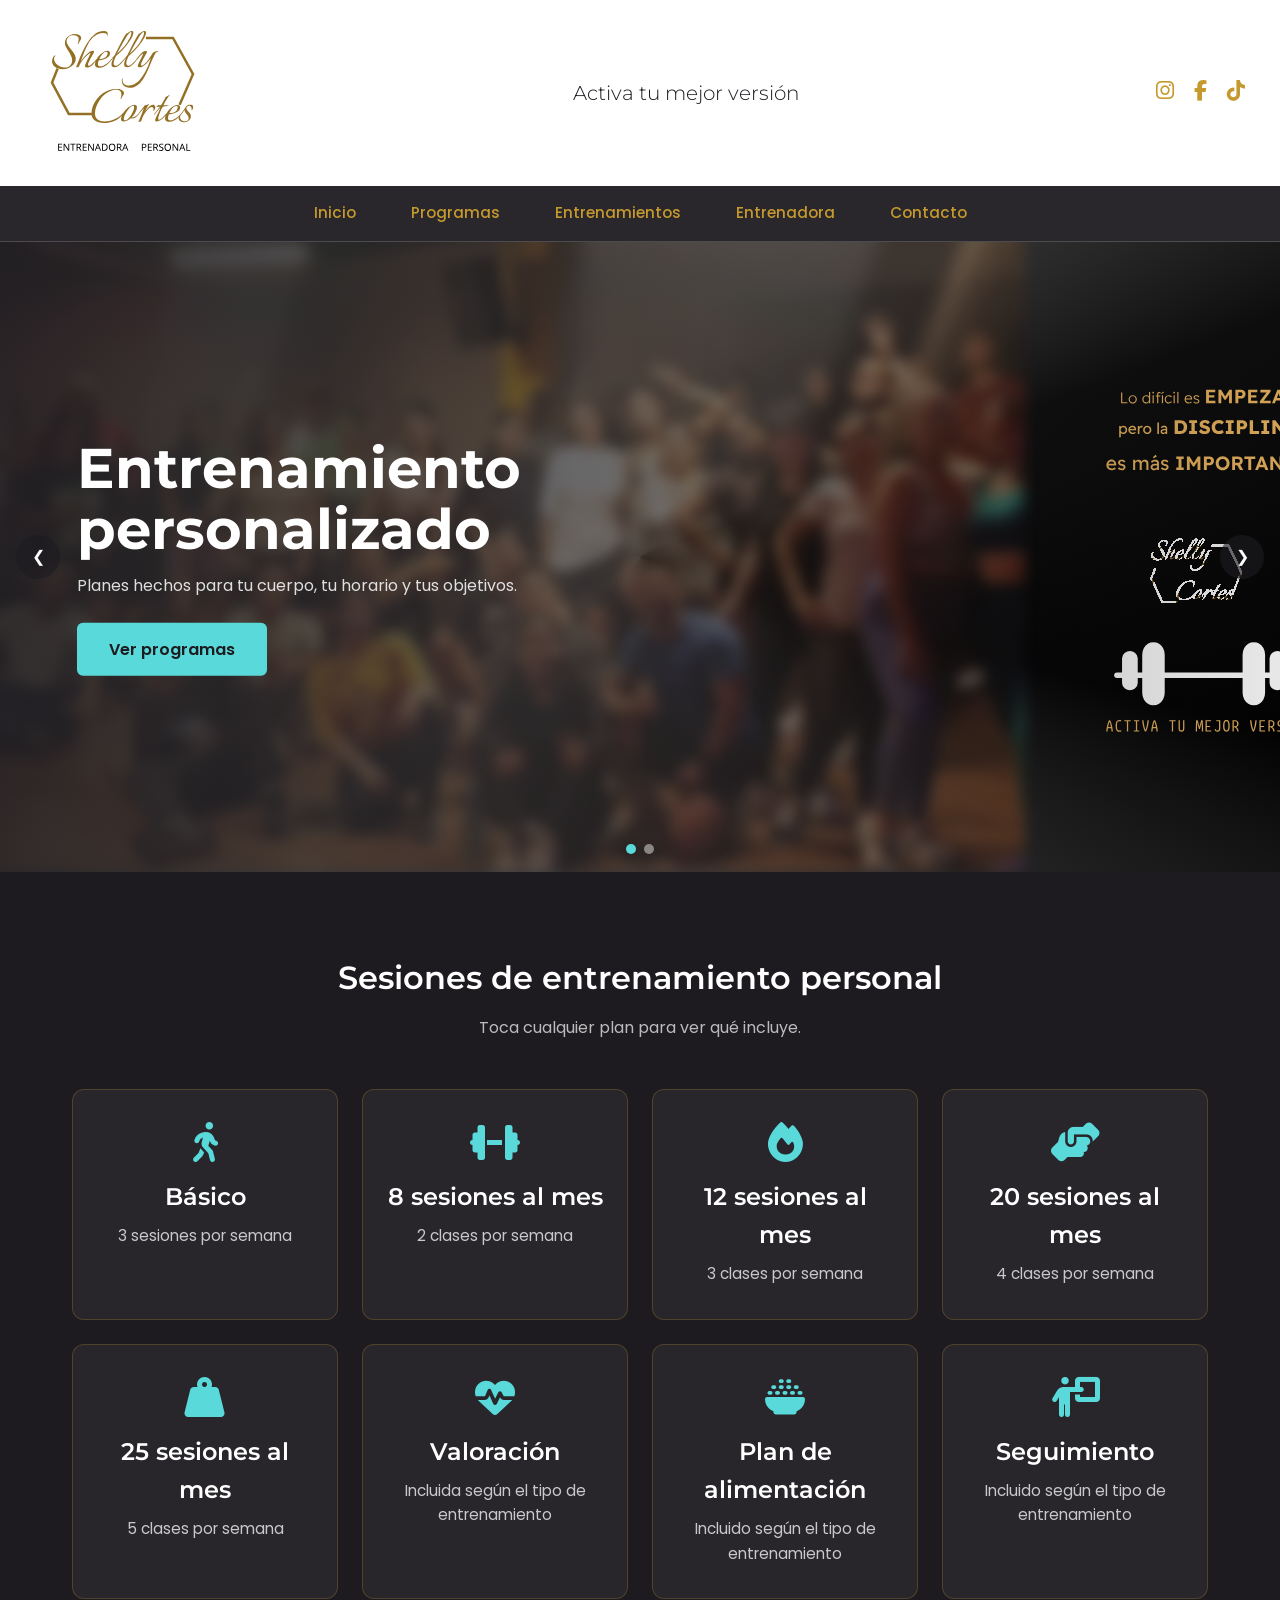
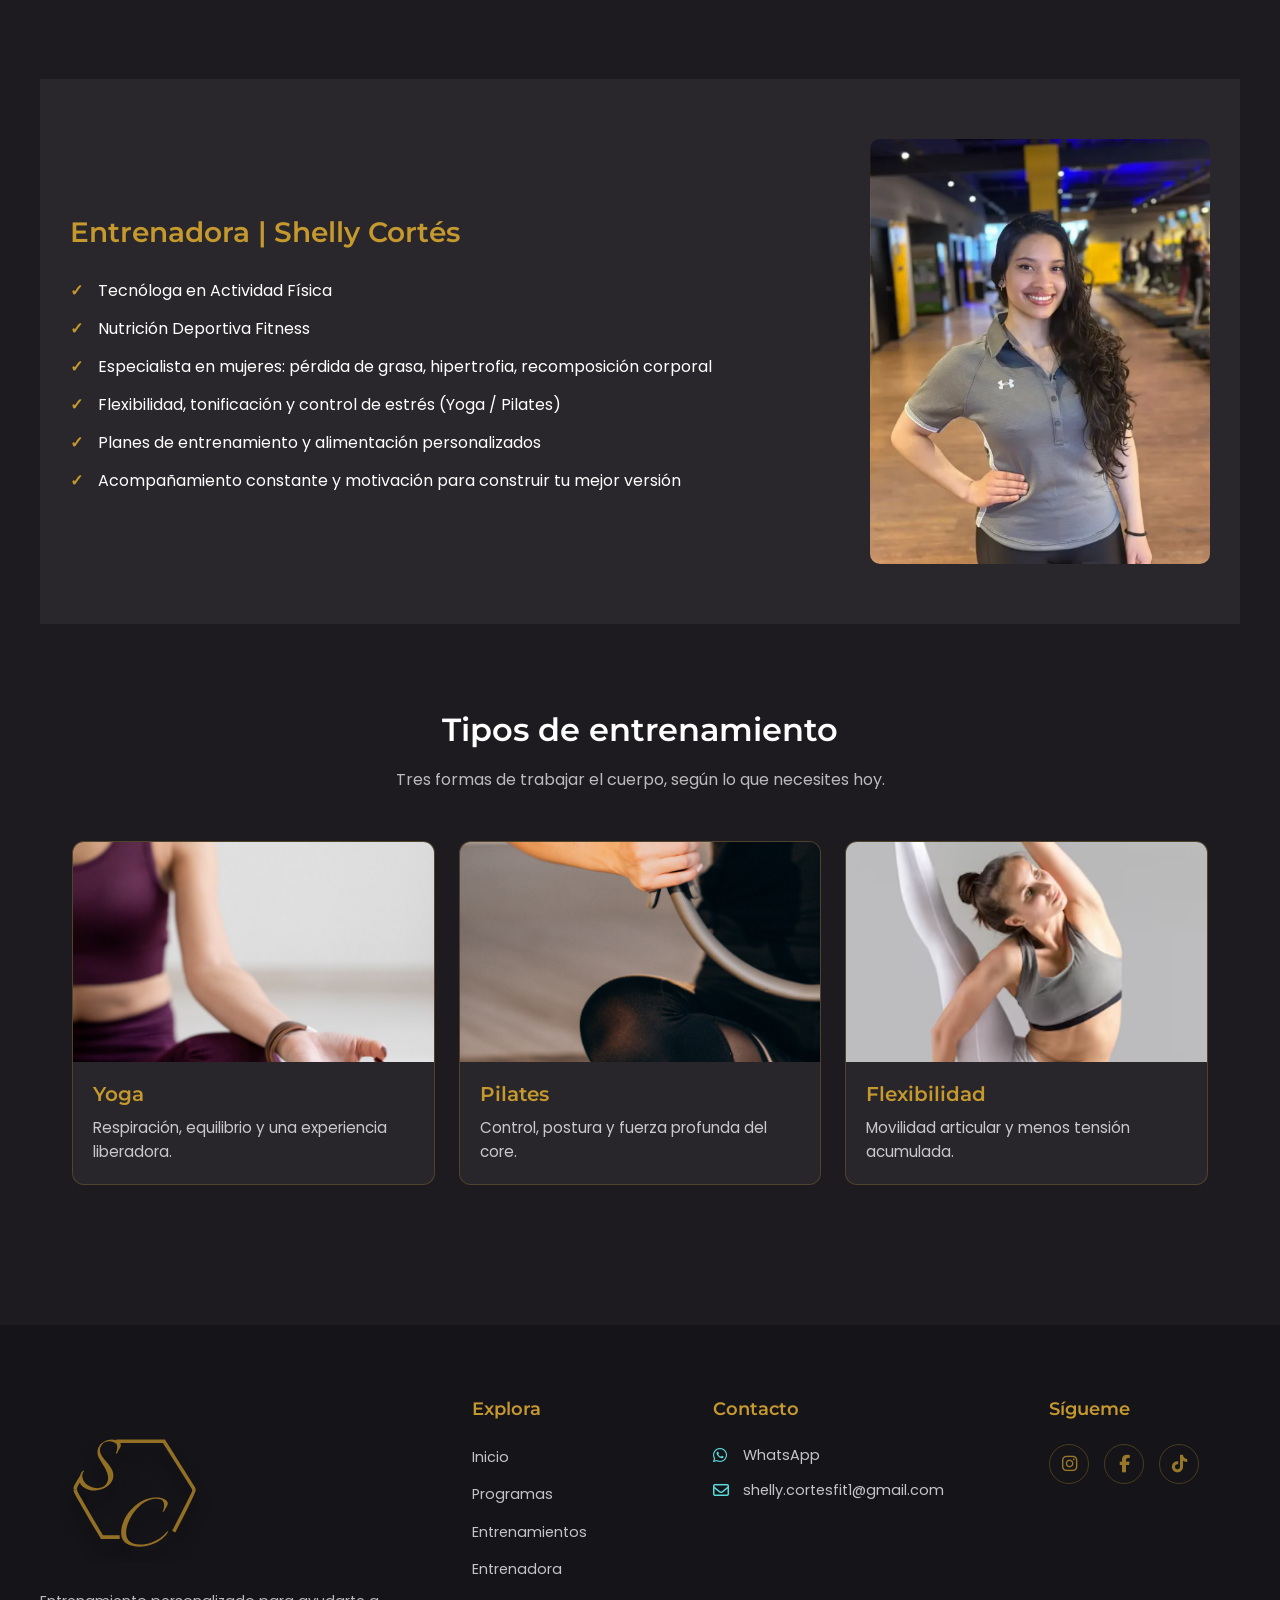
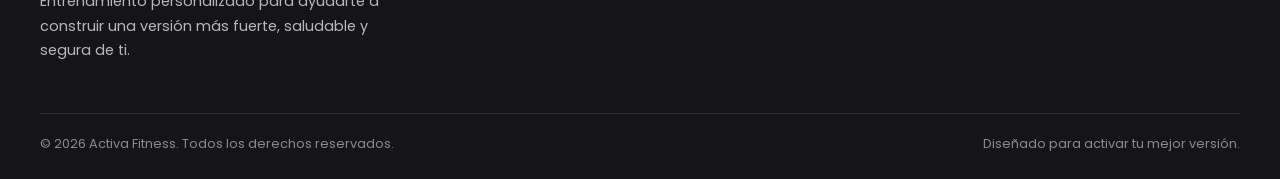
<file: index.html>
<!DOCTYPE html>
<html lang="es">

<head>
    <meta charset="UTF-8">
    <meta name="viewport" content="width=device-width, initial-scale=1.0">
    <meta name="description"
        content="Entrenamiento personal con Shelly Cortés. Planes de entrenamiento y alimentación personalizados para mujeres.">
    <title>Shelly Cortés | Activa Fitness</title>

    <link rel="icon" type="image/svg+xml" href="img/Logo_iniciales.svg">

    <link rel="preconnect" href="https://fonts.googleapis.com">
    <link rel="preconnect" href="https://fonts.gstatic.com" crossorigin>
    <link
        href="https://fonts.googleapis.com/css2?family=Montserrat:wght@300;400;600;700&family=Poppins:wght@300;400;500;600&display=swap"
        rel="stylesheet">
    <link rel="stylesheet" href="https://cdnjs.cloudflare.com/ajax/libs/font-awesome/6.5.2/css/all.min.css">
    <link rel="stylesheet" href="style.css">
</head>

<body>
    <a class="saltar-contenido" href="#banner">Saltar al contenido</a>

    <header id="inicio">
        <div class="encabezado">
            <div class="activa">
                <a href="index.html">
                    <img src="img/Logo_completo.svg" alt="Activa Fitness">
                </a>
            </div>

            <p class="lema">Activa tu mejor versión</p>

            <div class="redes-sociales">
                <a href="https://www.instagram.com/shelly.cortesfit/" target="_blank" aria-label="Instagram"><i
                        class="fa-brands fa-instagram"></i></a>
                <a href="#" aria-label="Facebook"><i class="fa-brands fa-facebook-f"></i></a>
                <a href="#" aria-label="TikTok"><i class="fa-brands fa-tiktok"></i></a>
            </div>

            <button class="menu-toggle" aria-label="Abrir menú" aria-expanded="false" aria-controls="menu-principal">
                <i class="fa-solid fa-bars"></i>
            </button>
        </div>

        <nav class="interfaces" id="menu-principal">
            <a href="#inicio">Inicio</a>
            <a href="#programas">Programas</a>
            <a href="entrenamiento.html">Entrenamientos</a>
            <a href="perfil.html">Entrenadora</a>
            <a href="#contacto">Contacto</a>
        </nav>
    </header>

    <main>
        <section id="banner" class="banner-img">
            <div class="carrusel-wrapper">
                <ul class="carrusel-track">
                    <li><img src="img/fotos/banner.1.svg" alt="Sesión de entrenamiento en el gimnasio"></li>
                    <li><img src="img/fotos/banner.2.svg" alt="Entrenamiento de fuerza con mancuernas"></li>
                </ul>

                <div class="descripcion">
                    <h1>Entrenamiento personalizado</h1>
                    <p>Planes hechos para tu cuerpo, tu horario y tus objetivos.</p>
                    <a href="#programas" class="btn-cta">Ver programas</a>
                </div>

                <button class="carrusel-btn prev" aria-label="Imagen anterior">&#10094;</button>
                <button class="carrusel-btn next" aria-label="Imagen siguiente">&#10095;</button>
                <div class="carrusel-puntos"></div>
            </div>
        </section>

        <section id="programas" class="sesiones">
            <h2>Sesiones de entrenamiento personal</h2>
            <p class="seccion-intro">Toca cualquier plan para ver qué incluye.</p>

            <ul class="lista-tarjetas">
                <li class="tarjeta" data-modal="basico" role="button" tabindex="0">
                    <i class="fa-solid fa-person-walking" aria-hidden="true"></i>
                    <h3 class="titulo-tarjeta">Básico</h3>
                    <p class="descripcion-tarjeta">3 sesiones por semana</p>
                </li>

                <li class="tarjeta" data-modal="sesiones8" role="button" tabindex="0">
                    <i class="fa-solid fa-dumbbell" aria-hidden="true"></i>
                    <h3 class="titulo-tarjeta">8 sesiones al mes</h3>
                    <p class="descripcion-tarjeta">2 clases por semana</p>
                </li>

                <li class="tarjeta" data-modal="sesiones12" role="button" tabindex="0">
                    <i class="fa-solid fa-fire" aria-hidden="true"></i>
                    <h3 class="titulo-tarjeta">12 sesiones al mes</h3>
                    <p class="descripcion-tarjeta">3 clases por semana</p>
                </li>

                <li class="tarjeta" data-modal="sesiones20" role="button" tabindex="0">
                    <i class="fa-solid fa-handshake-angle" aria-hidden="true"></i>
                    <h3 class="titulo-tarjeta">20 sesiones al mes</h3>
                    <p class="descripcion-tarjeta">4 clases por semana</p>
                </li>

                <li class="tarjeta" data-modal="sesiones25" role="button" tabindex="0">
                    <i class="fa-solid fa-weight-hanging" aria-hidden="true"></i>
                    <h3 class="titulo-tarjeta">25 sesiones al mes</h3>
                    <p class="descripcion-tarjeta">5 clases por semana</p>
                </li>

                <li class="tarjeta" data-modal="valoracion" role="button" tabindex="0">
                    <i class="fa-solid fa-heart-pulse" aria-hidden="true"></i>
                    <h3 class="titulo-tarjeta">Valoración</h3>
                    <p class="descripcion-tarjeta">Incluida según el tipo de entrenamiento</p>
                </li>

                <li class="tarjeta" data-modal="alimentacion" role="button" tabindex="0">
                    <i class="fa-solid fa-bowl-rice" aria-hidden="true"></i>
                    <h3 class="titulo-tarjeta">Plan de alimentación</h3>
                    <p class="descripcion-tarjeta">Incluido según el tipo de entrenamiento</p>
                </li>

                <li class="tarjeta" data-modal="seguimiento" role="button" tabindex="0">
                    <i class="fa-solid fa-person-chalkboard" aria-hidden="true"></i>
                    <h3 class="titulo-tarjeta">Seguimiento</h3>
                    <p class="descripcion-tarjeta">Incluido según el tipo de entrenamiento</p>
                </li>
            </ul>
        </section>

        <section class="perfil" id="perfil">
            <div class="entrenador">
                <h2>Entrenadora | Shelly Cortés</h2>
                <ul class="credenciales">   
                    <li>Tecnóloga en Actividad Física</li>
                    <li>Nutrición Deportiva Fitness</li>
                    <li>Especialista en mujeres: pérdida de grasa, hipertrofia, recomposición corporal</li>
                    <li>Flexibilidad, tonificación y control de estrés (Yoga / Pilates)</li>
                    <li>Planes de entrenamiento y alimentación personalizados</li>
                    <li>Acompañamiento constante y motivación para construir tu mejor versión</li>
                </ul>
            </div>

            <div class="carrusel-perfil" data-intervalo="4000">
                <ul class="carrusel-scroll">
                    <li id="p1"><img src="img/fotos/perfil.png" alt="Shelly Cortés entrenando" loading="lazy"></li>
                    <li id="p2"><img src="img/fotos/2.jpeg" alt="Shelly Cortés en sesión de pilates" loading="lazy">
                    </li>
                    <li id="p3"><img src="img/fotos/5.jpeg" alt="Shelly Cortés guiando una clase grupal" loading="lazy">
                    </li>
                    <li id="p4"><img src="img/fotos/4.jpeg" alt="Shelly Cortés haciendo trabajo de fuerza"
                            loading="lazy"></li>
                    <li id="p5"><img src="img/fotos/6.jpeg" alt="Shelly Cortés corrigiendo la técnica de una alumna"
                            loading="lazy"></li>
                    <li id="p6"><img src="img/fotos/7.jpeg" alt="Shelly Cortés en una rutina de movilidad"
                            loading="lazy"></li>
                </ul>

                <div class="carrusel-anclas">
                    <a href="#p1" aria-label="Imagen 1"></a>
                    <a href="#p2" aria-label="Imagen 2"></a>
                    <a href="#p3" aria-label="Imagen 3"></a>
                    <a href="#p4" aria-label="Imagen 4"></a>
                    <a href="#p5" aria-label="Imagen 5"></a>
                    <a href="#p6" aria-label="Imagen 6"></a>
                </div>
            </div>
        </section>

        <section class="entrenamiento" id="entrenamiento">
            <h2>Tipos de entrenamiento</h2>
            <p class="seccion-intro">Tres formas de trabajar el cuerpo, según lo que necesites hoy.</p>

            <ul class="lista-tarjetas lista-tarjetas--foto">
                <li class="trj-entrenamiento">
                    <a href="entrenamiento.html#yoga">
                        <img src="img/fotos/yoga.png" alt="Práctica de yoga">
                        <h3 class="titulo-tarjeta">Yoga</h3>
                        <p class="descripcion-tarjeta">Respiración, equilibrio y una experiencia liberadora.</p>
                    </a>
                </li>

                <li class="trj-entrenamiento">
                    <a href="entrenamiento.html#pilates">
                        <img src="img/fotos/pilates.png" alt="Sesión de pilates">
                        <h3 class="titulo-tarjeta">Pilates</h3>
                        <p class="descripcion-tarjeta">Control, postura y fuerza profunda del core.</p>
                    </a>
                </li>

                <li class="trj-entrenamiento">
                    <a href="entrenamiento.html#flexibilidad">
                        <img src="img/fotos/flexibilidad.png" alt="Rutina de flexibilidad">
                        <h3 class="titulo-tarjeta">Flexibilidad</h3>
                        <p class="descripcion-tarjeta">Movilidad articular y menos tensión acumulada.</p>
                    </a>
                </li>
            </ul>
        </section>
    </main>

    <footer class="footer" id="contacto">
        <div class="footer-contenido">
            <div class="footer-columna footer-marca">
                <img src="img/Logo_iniciales.svg" alt="Activa Fitness">
                <p>
                    Entrenamiento personalizado para ayudarte a construir
                    una versión más fuerte, saludable y segura de ti.
                </p>
            </div>

            <div class="footer-columna">
                <h2>Explora</h2>
                <ul>
                    <li><a href="#inicio">Inicio</a></li>
                    <li><a href="#programas">Programas</a></li>
                    <li><a href="entrenamiento.html">Entrenamientos</a></li>
                    <li><a href="perfil.html">Entrenadora</a></li>
                </ul>
            </div>

            <div class="footer-columna">
                <h2>Contacto</h2>
                <ul class="footer-contacto">
                    <li>
                        <i class="fa-brands fa-whatsapp" aria-hidden="true"></i>
                        <a href="https://wa.me/573004413458" target="_blank">WhatsApp</a>
                    </li>
                    <li>
                        <i class="fa-regular fa-envelope" aria-hidden="true"></i>
                        <a href="mailto:shelly.cortesfit1@gmail.com">shelly.cortesfit1@gmail.com</a>
                    </li>
                </ul>
            </div>

            <div class="footer-columna">
                <h2>Sígueme</h2>
                <div class="footer-redes">
                    <a href="https://www.instagram.com/shelly.cortesfit/" target="_blank" aria-label="Instagram"><i
                            class="fa-brands fa-instagram"></i></a>
                    <a href="#" aria-label="Facebook"><i class="fa-brands fa-facebook-f"></i></a>
                    <a href="#" aria-label="TikTok"><i class="fa-brands fa-tiktok"></i></a>
                </div>
            </div>
        </div>

        <div class="footer-linea"></div>

        <div class="footer-inferior">
            <p>© 2026 Activa Fitness. Todos los derechos reservados.</p>
            <p>Diseñado para activar tu mejor versión.</p>
        </div>
    </footer>

    <!-- Modal reutilizable -->
    <div class="modal" id="modal" role="dialog" aria-modal="true" aria-labelledby="modal-titulo" hidden>
        <div class="modal-fondo" data-cerrar></div>

        <div class="modal-caja">
            <button class="modal-cerrar" aria-label="Cerrar" data-cerrar>&times;</button>

            <i class="modal-icono" id="modal-icono" aria-hidden="true"></i>
            <h2 id="modal-titulo"></h2>
            <p class="modal-resumen" id="modal-resumen"></p>

            <ul class="modal-lista" id="modal-lista"></ul>

            <a href="entrenamiento.html#precios" class="btn-cta" data-cerrar>Quiero este plan</a>
        </div>
    </div>

    <script src="script.js"></script>
</body>

</html>
</file>
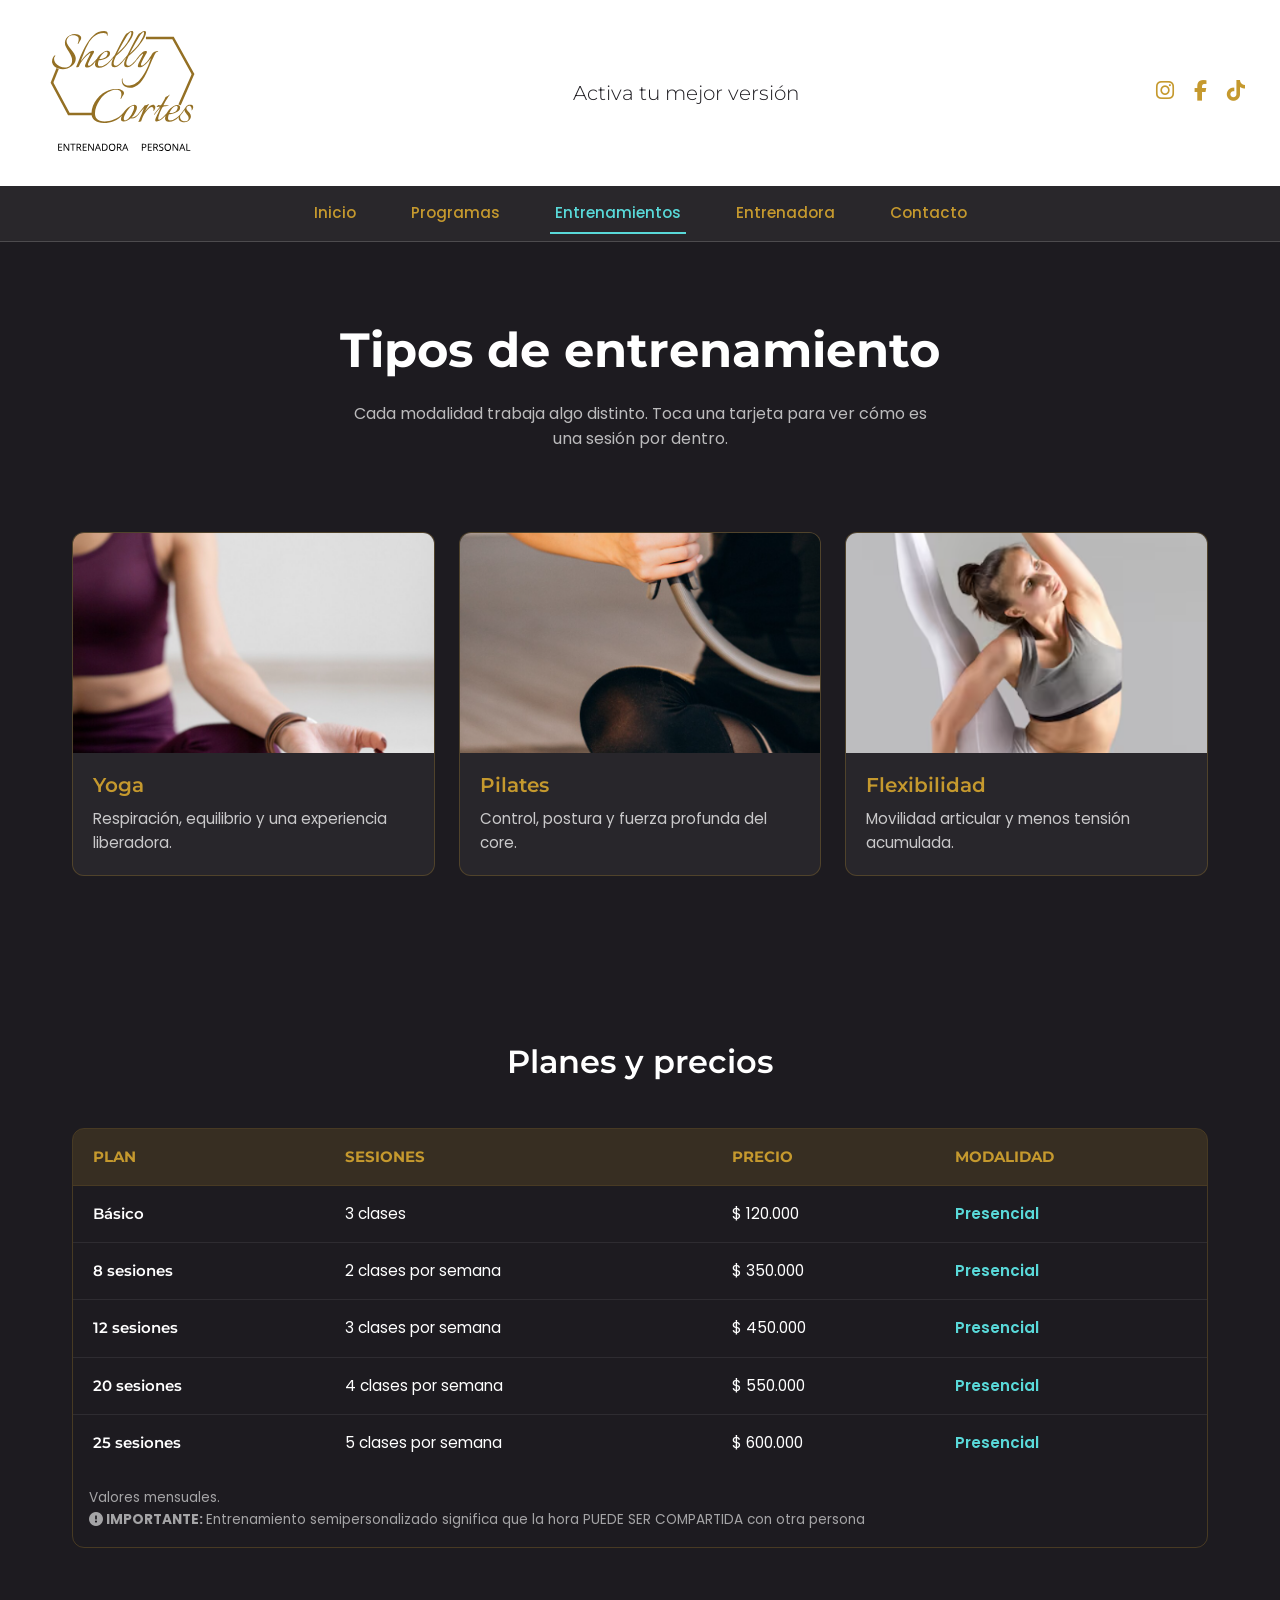
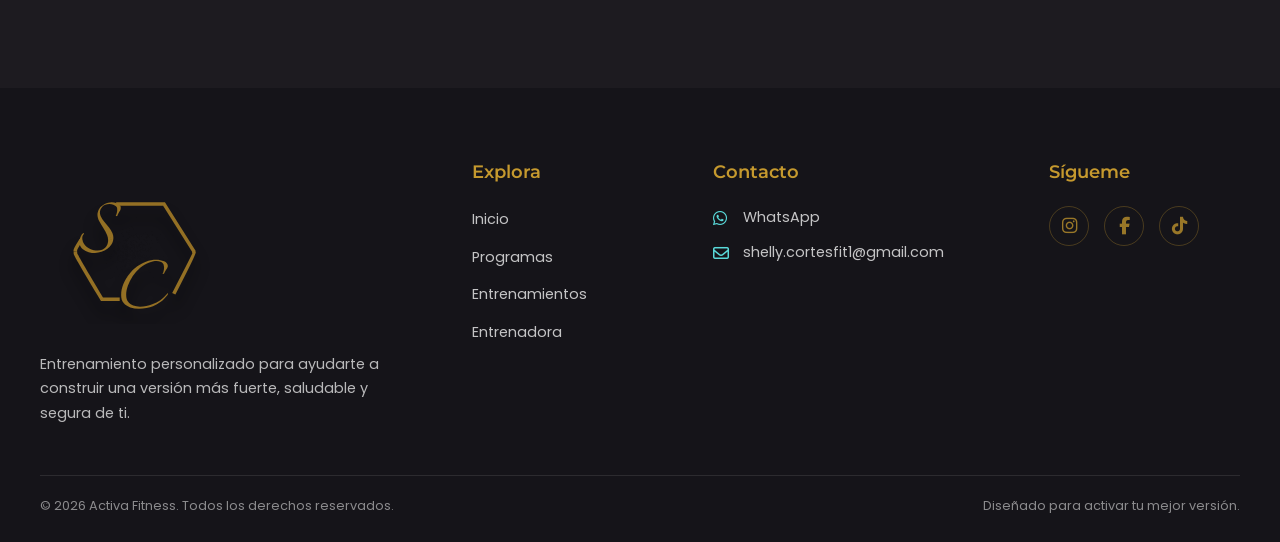
<file: entrenamiento.html>
<!DOCTYPE html>
<html lang="es">

<head>
    <meta charset="UTF-8">
    <meta name="viewport" content="width=device-width, initial-scale=1.0">
    <meta name="description" content="Yoga, pilates y flexibilidad: los tipos de entrenamiento de Activa Fitness.">
    <title>Shelly Cortés | Activa Fitness</title>
    <link rel="icon" type="image/svg+xml" href="img/Logo_iniciales.svg">

    <link rel="preconnect" href="https://fonts.googleapis.com">
    <link rel="preconnect" href="https://fonts.gstatic.com" crossorigin>
    <link
        href="https://fonts.googleapis.com/css2?family=Montserrat:wght@300;400;600;700&family=Poppins:wght@300;400;500;600&display=swap"
        rel="stylesheet">
    <link rel="stylesheet" href="https://cdnjs.cloudflare.com/ajax/libs/font-awesome/6.5.2/css/all.min.css">
    <link rel="stylesheet" href="style.css">
</head>

<body>
    <a class="saltar-contenido" href="#tipos">Saltar al contenido</a>

    <header id="inicio">
        <div class="encabezado">
            <div class="activa">
                <a href="index.html">
                    <img src="img/Logo_completo.svg" alt="Activa Fitness">
                </a>
            </div>

            <p class="lema">Activa tu mejor versión</p>

            <div class="redes-sociales">
                <a href="https://www.instagram.com/shelly.cortesfit/" target="_blank" "Instagram"><i class="fa-brands fa-instagram"></i></a>
                <a href="#" aria-label="Facebook"><i class="fa-brands fa-facebook-f"></i></a>
                <a href="#" aria-label="TikTok"><i class="fa-brands fa-tiktok"></i></a>
            </div>

            <button class="menu-toggle" aria-label="Abrir menú" aria-expanded="false" aria-controls="menu-principal">
                <i class="fa-solid fa-bars"></i>
            </button>
        </div>

        <nav class="interfaces" id="menu-principal">
            <a href="index.html">Inicio</a>
            <a href="index.html#programas">Programas</a>
            <a href="entrenamiento.html" aria-current="page">Entrenamientos</a>
            <a href="index.html#perfil">Entrenadora</a>
            <a href="#contacto">Contacto</a>
        </nav>
    </header>

    <main>
        <section class="pagina-titulo">
            <h1>Tipos de entrenamiento</h1>
            <p>Cada modalidad trabaja algo distinto. Toca una tarjeta para ver cómo es una sesión por dentro.</p>
        </section>

        <section class="entrenamiento" id="tipos">
            <ul class="lista-tarjetas lista-tarjetas--foto">
                <li class="trj-entrenamiento" id="yoga" data-modal="yoga" role="button" tabindex="0">
                    <img src="img/fotos/yoga.png" alt="Práctica de yoga">
                    <h2 class="titulo-tarjeta">Yoga</h2>
                    <p class="descripcion-tarjeta">Respiración, equilibrio y una experiencia liberadora.</p>
                </li>

                <li class="trj-entrenamiento" id="pilates" data-modal="pilates" role="button" tabindex="0">
                    <img src="img/fotos/pilates.png" alt="Sesión de pilates">
                    <h2 class="titulo-tarjeta">Pilates</h2>
                    <p class="descripcion-tarjeta">Control, postura y fuerza profunda del core.</p>
                </li>

                <li class="trj-entrenamiento" id="flexibilidad" data-modal="flexibilidad" role="button" tabindex="0">
                    <img src="img/fotos/flexibilidad.png" alt="Rutina de flexibilidad">
                    <h2 class="titulo-tarjeta">Flexibilidad</h2>
                    <p class="descripcion-tarjeta">Movilidad articular y menos tensión acumulada.</p>
                </li>
            </ul>
        </section>
    </main>

    <section class="precios" id="precios">
        <h2>Planes y precios</h2>

        <div class="tabla-wrapper">
            <table class="tabla-precios">
                <caption>Valores mensuales.<br><strong><i class="fa-solid fa-circle-exclamation"></i> IMPORTANTE:
                    </strong>Entrenamiento semipersonalizado significa que la hora PUEDE SER COMPARTIDA con otra persona
                </caption>
                <thead>
                    <tr>
                        <th scope="col"><b>PLAN</b></th>
                        <th scope="col"><b>SESIONES</b></th>
                        <th scope="col"><b>PRECIO</b></th>
                        <th scope="col"><b>MODALIDAD</b></th>
                    </tr>
                </thead>
                <tbody>
                    <tr>
                        <th scope="row">Básico</th>
                        <td>3 clases</td>
                        <td>$ 120.000</td>
                        <td>Presencial</td>
                    </tr>
                    <tr>
                        <th scope="row">8 sesiones</th>
                        <td>2 clases por semana</td>
                        <td>$ 350.000</td>
                        <td>Presencial</td>
                    </tr>
                    <tr>
                        <th scope="row">12 sesiones</th>
                        <td>3 clases por semana</td>
                        <td>$ 450.000</td>
                        <td>Presencial</td>
                    </tr>
                    <tr>
                        <th scope="row">20 sesiones</th>
                        <td>4 clases por semana</td>
                        <td>$ 550.000</td>
                        <td>Presencial</td>
                    </tr>
                    <tr>
                        <th scope="row">25 sesiones</th>
                        <td>5 clases por semana</td>
                        <td>$ 600.000</td>
                        <td>Presencial</td>
                    </tr>
                </tbody>
            </table>
        </div>
    </section>

    <footer class="footer" id="contacto">
        <div class="footer-contenido">
            <div class="footer-columna footer-marca">
                <img src="img/Logo_iniciales.svg" alt="Activa Fitness">
                <p>
                    Entrenamiento personalizado para ayudarte a construir
                    una versión más fuerte, saludable y segura de ti.
                </p>
            </div>

            <div class="footer-columna">
                <h2>Explora</h2>
                <ul>
                    <li><a href="index.html">Inicio</a></li>
                    <li><a href="index.html#programas">Programas</a></li>
                    <li><a href="entrenamiento.html">Entrenamientos</a></li>
                    <li><a href="index.html#perfil">Entrenadora</a></li>
                </ul>
            </div>

            <div class="footer-columna">
                <h2>Contacto</h2>
                <ul class="footer-contacto">
                    <li>
                        <i class="fa-brands fa-whatsapp" aria-hidden="true"></i>
                        <a href="https://wa.me/573004413458" target="_blank">WhatsApp</a>
                    </li>
                    <li>
                        <i class="fa-regular fa-envelope" aria-hidden="true"></i>
                        <a href="mailto:shelly.cortesfit1@gmail.com">shelly.cortesfit1@gmail.com</a>
                    </li>
                </ul>
            </div>

            <div class="footer-columna">
                <h2>Sígueme</h2>
                <div class="footer-redes">
                    <a href="https://www.instagram.com/shelly.cortesfit/" target="_blank" aria-label="Instagram"><i class="fa-brands fa-instagram"></i></a>
                    <a href="#" aria-label="Facebook"><i class="fa-brands fa-facebook-f"></i></a>
                    <a href="#" aria-label="TikTok"><i class="fa-brands fa-tiktok"></i></a>
                </div>
            </div>
        </div>

        <div class="footer-linea"></div>

        <div class="footer-inferior">
            <p>© 2026 Activa Fitness. Todos los derechos reservados.</p>
            <p>Diseñado para activar tu mejor versión.</p>
        </div>
    </footer>

    <!-- Modal reutilizable -->
    <div class="modal" id="modal" role="dialog" aria-modal="true" aria-labelledby="modal-titulo" hidden>
        <div class="modal-fondo" data-cerrar></div>

        <div class="modal-caja">
            <button class="modal-cerrar" aria-label="Cerrar" data-cerrar>&times;</button>

            <i class="modal-icono" id="modal-icono" aria-hidden="true"></i>
            <h2 id="modal-titulo"></h2>
            <p class="modal-resumen" id="modal-resumen"></p>

            <ul class="modal-lista" id="modal-lista"></ul>

            <a href="#contacto" class="btn-cta" data-cerrar>Reservar una sesión</a>
        </div>
    </div>


    <script src="script.js"></script>
</body>

</html>
</file>
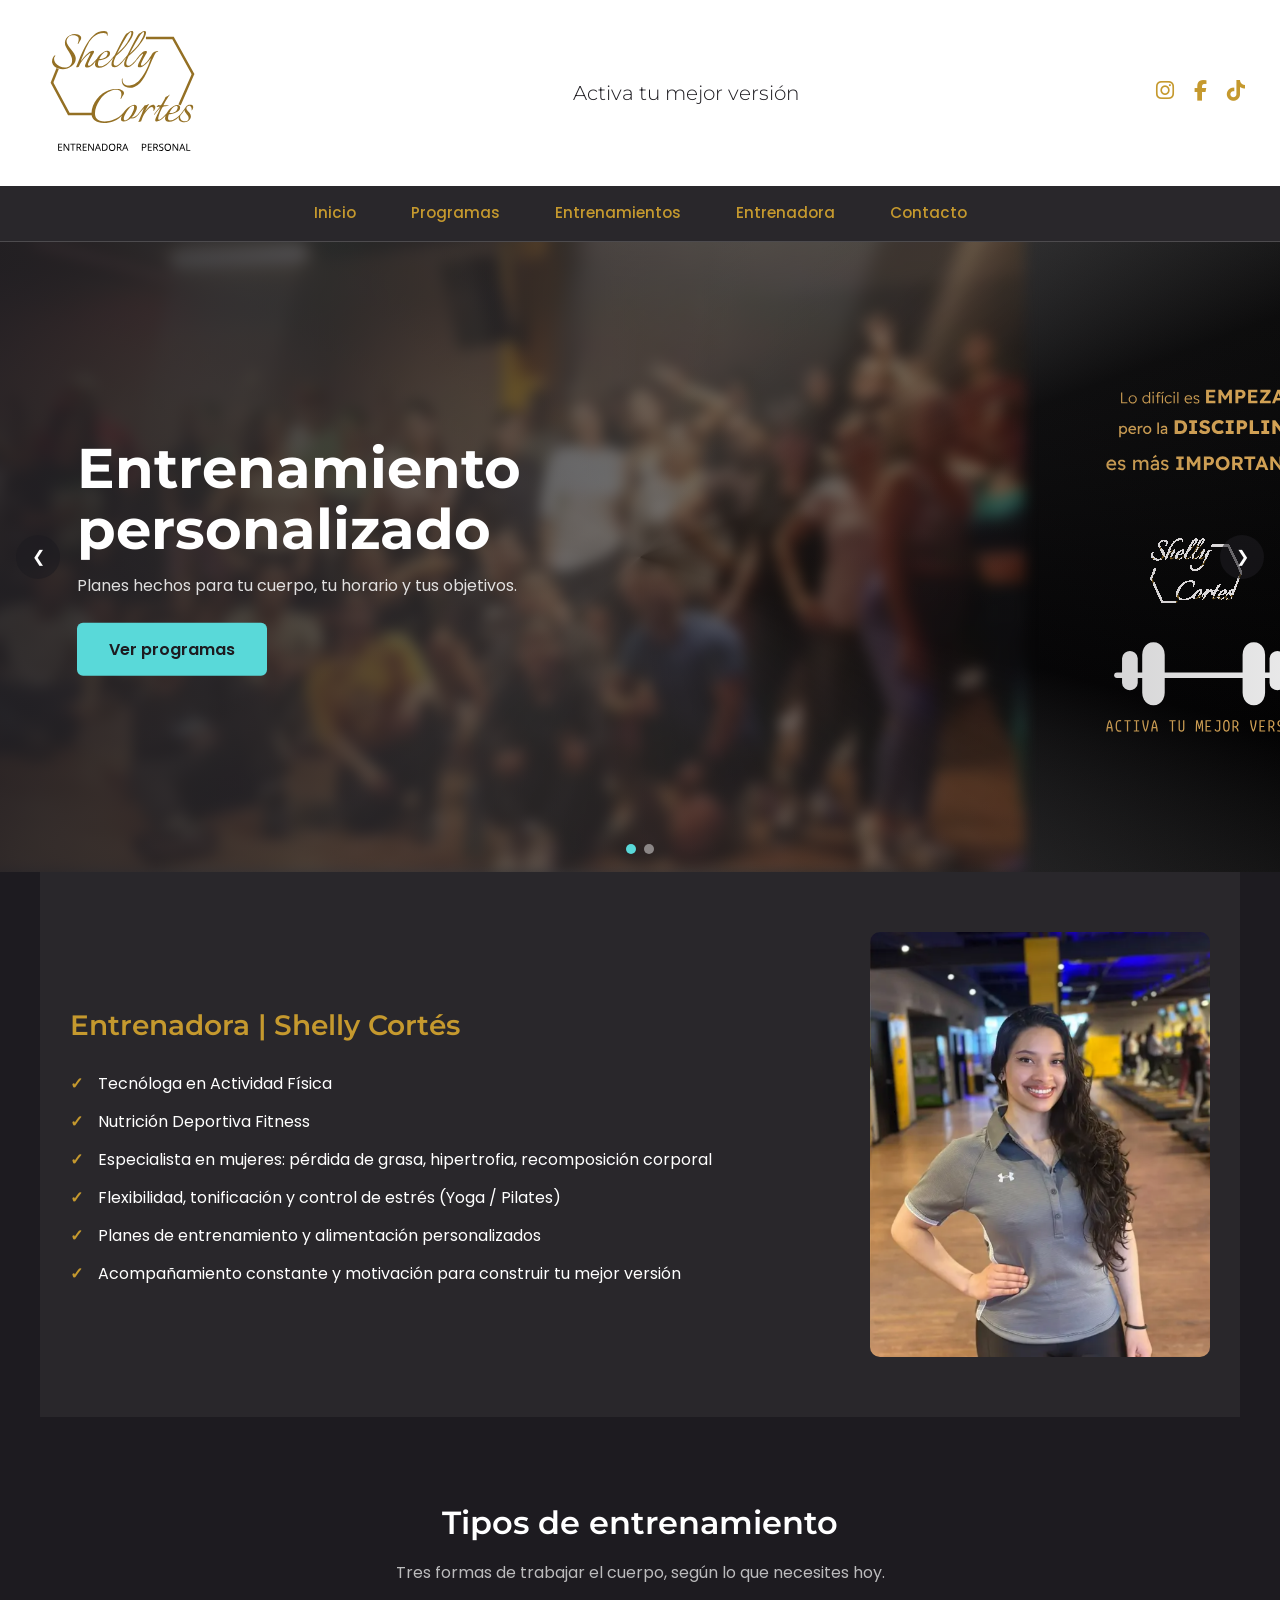
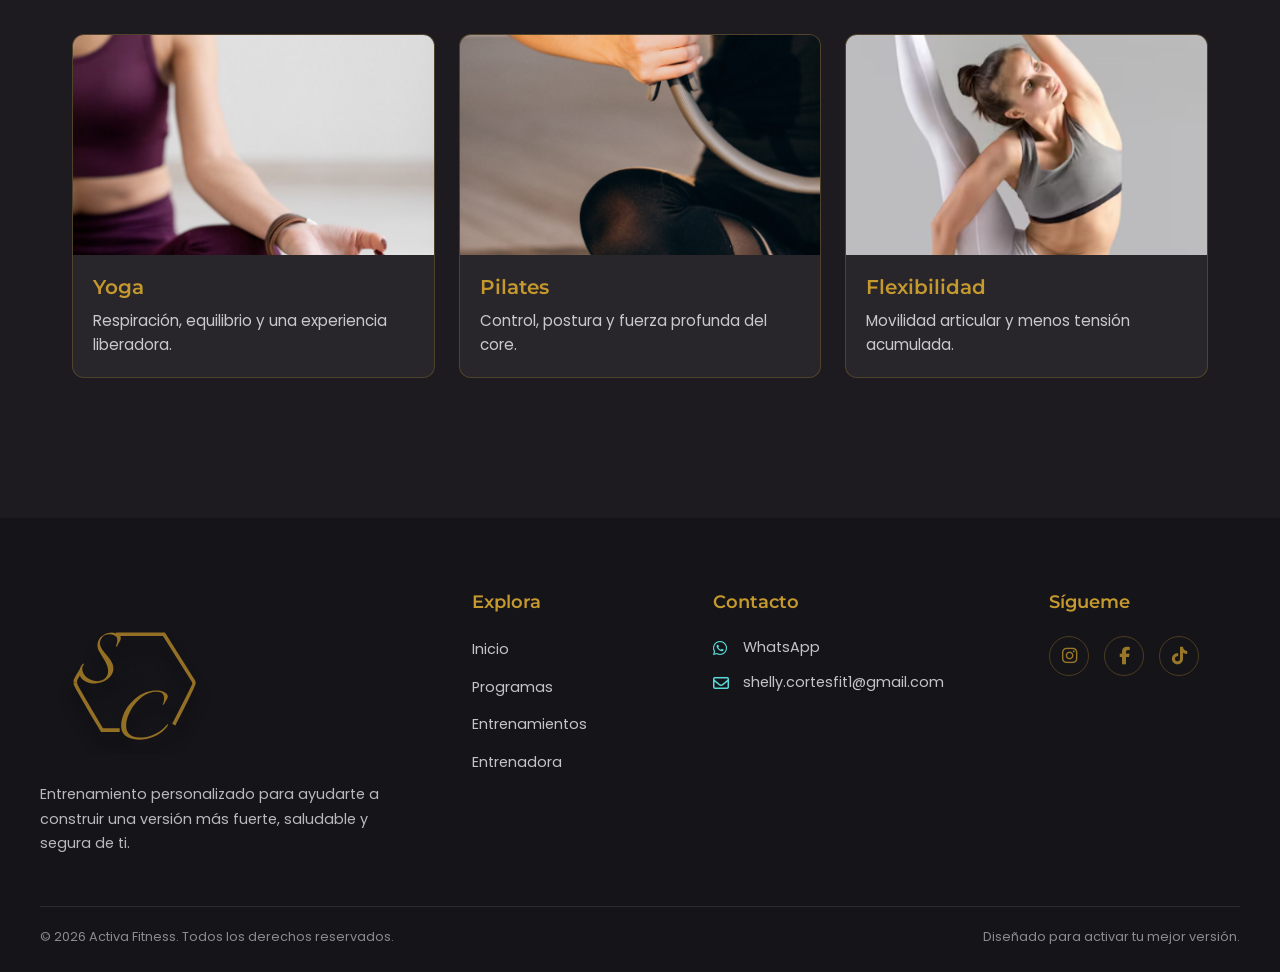
<file: perfil.html>
<!DOCTYPE html>
<html lang="es">

<head>
    <meta charset="UTF-8">
    <meta name="viewport" content="width=device-width, initial-scale=1.0">
    <meta name="description"
        content="Entrenamiento personal con Shelly Cortés. Planes de entrenamiento y alimentación personalizados para mujeres.">
    <title>Shelly Cortés | Activa Fitness</title>

    <link rel="icon" type="image/svg+xml" href="img/Logo_iniciales.svg">

    <link rel="preconnect" href="https://fonts.googleapis.com">
    <link rel="preconnect" href="https://fonts.gstatic.com" crossorigin>
    <link href="https://fonts.googleapis.com/css2?family=Montserrat:wght@300;400;600;700&family=Poppins:wght@300;400;500;600&display=swap"
        rel="stylesheet">
    <link rel="stylesheet" href="https://cdnjs.cloudflare.com/ajax/libs/font-awesome/6.5.2/css/all.min.css">
    <link rel="stylesheet" href="style.css">
</head>

<body>
    <a class="saltar-contenido" href="#banner">Saltar al contenido</a>

    <header id="inicio">
        <div class="encabezado">
            <div class="activa">
                <a href="index.html">
                    <img src="img/Logo_completo.svg" alt="Activa Fitness">
                </a>
            </div>

            <p class="lema">Activa tu mejor versión</p>

            <div class="redes-sociales">
                <a href="https://www.instagram.com/shelly.cortesfit/" target="_blank" aria-label="Instagram"><i class="fa-brands fa-instagram"></i></a>
                <a href="#" aria-label="Facebook"><i class="fa-brands fa-facebook-f"></i></a>
                <a href="#" aria-label="TikTok"><i class="fa-brands fa-tiktok"></i></a>
            </div>

            <button class="menu-toggle" aria-label="Abrir menú" aria-expanded="false" aria-controls="menu-principal">
                <i class="fa-solid fa-bars"></i>
            </button>
        </div>

        <nav class="interfaces" id="menu-principal">
            <a href="#inicio">Inicio</a>
            <a href="#programas">Programas</a>
            <a href="entrenamiento.html">Entrenamientos</a>
            <a href="perfil.html">Entrenadora</a>
            <a href="#contacto">Contacto</a>
        </nav>
    </header>

    <main>
        <section id="banner" class="banner-img">
            <div class="carrusel-wrapper">
                <ul class="carrusel-track">
                    <li><img src="img/fotos/banner.1.svg" alt="Sesión de entrenamiento en el gimnasio"></li>
                    <li><img src="img/fotos/banner.2.svg" alt="Entrenamiento de fuerza con mancuernas"></li>
                </ul>

                <div class="descripcion">
                    <h1>Entrenamiento personalizado</h1>
                    <p>Planes hechos para tu cuerpo, tu horario y tus objetivos.</p>
                    <a href="#programas" class="btn-cta">Ver programas</a>
                </div>

                <button class="carrusel-btn prev" aria-label="Imagen anterior">&#10094;</button>
                <button class="carrusel-btn next" aria-label="Imagen siguiente">&#10095;</button>
                <div class="carrusel-puntos"></div>
            </div>
        </section>

        <section class="perfil" id="perfil">
            <div class="entrenador">
                <h2>Entrenadora | Shelly Cortés</h2>
                <ul class="credenciales">   
                    <li>Tecnóloga en Actividad Física</li>
                    <li>Nutrición Deportiva Fitness</li>
                    <li>Especialista en mujeres: pérdida de grasa, hipertrofia, recomposición corporal</li>
                    <li>Flexibilidad, tonificación y control de estrés (Yoga / Pilates)</li>
                    <li>Planes de entrenamiento y alimentación personalizados</li>
                    <li>Acompañamiento constante y motivación para construir tu mejor versión</li>
                </ul>
            </div>

            <div class="carrusel-perfil" data-intervalo="4000">
                <ul class="carrusel-scroll">
                    <li id="p1"><img src="img/fotos/perfil.png" alt="Shelly Cortés entrenando" loading="lazy"></li>
                    <li id="p2"><img src="img/fotos/2.jpeg" alt="Shelly Cortés en sesión de pilates" loading="lazy">
                    </li>
                    <li id="p3"><img src="img/fotos/5.jpeg" alt="Shelly Cortés guiando una clase grupal" loading="lazy">
                    </li>
                    <li id="p4"><img src="img/fotos/4.jpeg" alt="Shelly Cortés haciendo trabajo de fuerza"
                            loading="lazy"></li>
                    <li id="p5"><img src="img/fotos/6.jpeg" alt="Shelly Cortés corrigiendo la técnica de una alumna"
                            loading="lazy"></li>
                    <li id="p6"><img src="img/fotos/7.jpeg" alt="Shelly Cortés en una rutina de movilidad"
                            loading="lazy"></li>
                </ul>

                <div class="carrusel-anclas">
                    <a href="#p1" aria-label="Imagen 1"></a>
                    <a href="#p2" aria-label="Imagen 2"></a>
                    <a href="#p3" aria-label="Imagen 3"></a>
                    <a href="#p4" aria-label="Imagen 4"></a>
                    <a href="#p5" aria-label="Imagen 5"></a>
                    <a href="#p6" aria-label="Imagen 6"></a>
                </div>
            </div>
        </section>


        <section class="entrenamiento" id="entrenamiento">
            <h2>Tipos de entrenamiento</h2>
            <p class="seccion-intro">Tres formas de trabajar el cuerpo, según lo que necesites hoy.</p>

            <ul class="lista-tarjetas lista-tarjetas--foto">
                <li class="trj-entrenamiento">
                    <a href="entrenamiento.html#yoga">
                        <img src="img/fotos/yoga.png" alt="Práctica de yoga">
                        <h3 class="titulo-tarjeta">Yoga</h3>
                        <p class="descripcion-tarjeta">Respiración, equilibrio y una experiencia liberadora.</p>
                    </a>
                </li>

                <li class="trj-entrenamiento">
                    <a href="entrenamiento.html#pilates">
                        <img src="img/fotos/pilates.png" alt="Sesión de pilates">
                        <h3 class="titulo-tarjeta">Pilates</h3>
                        <p class="descripcion-tarjeta">Control, postura y fuerza profunda del core.</p>
                    </a>
                </li>

                <li class="trj-entrenamiento">
                    <a href="entrenamiento.html#flexibilidad">
                        <img src="img/fotos/flexibilidad.png" alt="Rutina de flexibilidad">
                        <h3 class="titulo-tarjeta">Flexibilidad</h3>
                        <p class="descripcion-tarjeta">Movilidad articular y menos tensión acumulada.</p>
                    </a>
                </li>
            </ul>
        </section>
    </main>

    <footer class="footer" id="contacto">
        <div class="footer-contenido">
            <div class="footer-columna footer-marca">
                <img src="img/Logo_iniciales.svg" alt="Activa Fitness">
                <p>
                    Entrenamiento personalizado para ayudarte a construir
                    una versión más fuerte, saludable y segura de ti.
                </p>
            </div>

            <div class="footer-columna">
                <h2>Explora</h2>
                <ul>
                    <li><a href="#inicio">Inicio</a></li>
                    <li><a href="#programas">Programas</a></li>
                    <li><a href="entrenamiento.html">Entrenamientos</a></li>
                    <li><a href="#perfil">Entrenadora</a></li>
                </ul>
            </div>

            <div class="footer-columna">
                <h2>Contacto</h2>
                <ul class="footer-contacto">
                    <li>
                        <i class="fa-brands fa-whatsapp" aria-hidden="true"></i>
                        <a href="https://wa.me/573004413458" target="_blank">WhatsApp</a>
                    </li>
                    <li>
                        <i class="fa-regular fa-envelope" aria-hidden="true"></i>
                        <a href="mailto:shelly.cortesfit1@gmail.com">shelly.cortesfit1@gmail.com</a>
                    </li>
                </ul>
            </div>

            <div class="footer-columna">
                <h2>Sígueme</h2>
                <div class="footer-redes">
                    <a href="https://www.instagram.com/shelly.cortesfit/" target="_blank" aria-label="Instagram"><i class="fa-brands fa-instagram"></i></a>
                    <a href="#" aria-label="Facebook"><i class="fa-brands fa-facebook-f"></i></a>
                    <a href="#" aria-label="TikTok"><i class="fa-brands fa-tiktok"></i></a>
                </div>
            </div>
        </div>

        <div class="footer-linea"></div>

        <div class="footer-inferior">
            <p>© 2026 Activa Fitness. Todos los derechos reservados.</p>
            <p>Diseñado para activar tu mejor versión.</p>
        </div>
    </footer>

    <!-- Modal reutilizable -->
    <div class="modal" id="modal" role="dialog" aria-modal="true" aria-labelledby="modal-titulo" hidden>
        <div class="modal-fondo" data-cerrar></div>

        <div class="modal-caja">
            <button class="modal-cerrar" aria-label="Cerrar" data-cerrar>&times;</button>

            <i class="modal-icono" id="modal-icono" aria-hidden="true"></i>
            <h2 id="modal-titulo"></h2>
            <p class="modal-resumen" id="modal-resumen"></p>

            <ul class="modal-lista" id="modal-lista"></ul>

            <a href="entrenamiento.html#precios" class="btn-cta" data-cerrar>Quiero este plan</a>
        </div>
    </div>

    <script src="script.js"></script>
</body>

</html>
</file>
<file: style.css>
/* =========================================================
   ACTIVA FITNESS — hoja de estilos
   Orden: variables > base > header > banner > secciones >
          tarjetas > perfil > modal > footer > media queries
   ========================================================= */

:root {
    --color-principal: #C5992E;
    --color-barra: #ffffff;
    --color-fondo: #1D1B20;
    --color-btn: #59D9D9;
    --color-nav: rgba(242, 242, 242, 0.05);
    --color-superficie: #24222a;
    --borde-suave: rgba(197, 153, 46, 0.25);
    --ancho-max: 1200px;
    --radio: 12px;
}

/* =========================
   BASE
========================= */

*,
*::before,
*::after {
    box-sizing: border-box;
}

body {
    margin: 0;
    font-family: "Poppins", sans-serif;
    background-color: var(--color-fondo);
    color: var(--color-barra);
    line-height: 1.6;
}

img {
    max-width: 100%;
}

:focus-visible {
    outline: 2px solid var(--color-btn);
    outline-offset: 3px;
}

.saltar-contenido {
    position: absolute;
    left: -9999px;
    top: 0;
    z-index: 200;
    background-color: var(--color-btn);
    color: var(--color-fondo);
    padding: 12px 20px;
    font-weight: 600;
    text-decoration: none;
}

.saltar-contenido:focus {
    left: 0;
}

@media (prefers-reduced-motion: reduce) {

    *,
    *::before,
    *::after {
        animation-duration: 0.01ms !important;
        transition-duration: 0.01ms !important;
    }
}

/* =========================
   HEADER
========================= */

.encabezado {
    background-color: var(--color-barra);
    padding: 18px 35px;
    display: flex;
    align-items: center;
    justify-content: space-between;
    gap: 20px;
    position: relative;
}

.activa {
    display: flex;
    align-items: center;
}

.activa img {
    width: 180px;
    height: auto;
    display: block;
}

.lema {
    font-family: "Montserrat", sans-serif;
    font-size: 1.25rem;
    font-weight: 300;
    margin: 0;
    color: var(--color-fondo);
    text-align: center;
}

.redes-sociales {
    display: flex;
    align-items: center;
    gap: 20px;
}

.redes-sociales a {
    text-decoration: none;
}

.redes-sociales i {
    color: var(--color-principal);
    font-size: 1.3rem;
    transition: transform 0.3s ease, color 0.3s ease;
}

.redes-sociales a:hover i {
    color: #1a8f8f;
    transform: translateY(-3px);
}

.menu-toggle {
    display: none;
    border: none;
    background: transparent;
    color: var(--color-principal);
    font-size: 1.5rem;
    cursor: pointer;
    padding: 5px;
}

/* =========================
   NAV
========================= */

.interfaces {
    background-color: var(--color-nav);
    min-height: 50px;
    display: flex;
    justify-content: center;
    align-items: center;
    gap: 45px;
    border-bottom: 1px solid rgba(221, 221, 221, 0.2);
}

.interfaces a {
    position: relative;
    text-decoration: none;
    color: var(--color-principal);
    font-size: 0.95rem;
    font-weight: 500;
    padding: 15px 5px;
    transition: color 0.3s ease;
}

.interfaces a:hover,
.interfaces a[aria-current="page"] {
    color: var(--color-btn);
}

.interfaces a::after {
    content: "";
    position: absolute;
    left: 0;
    bottom: 7px;
    width: 0;
    height: 2px;
    background-color: var(--color-btn);
    transition: width 0.3s ease;
}

.interfaces a:hover::after,
.interfaces a[aria-current="page"]::after {
    width: 100%;
}

/* =========================
   BANNER / CARRUSEL
========================= */

.banner-img {
    padding: 0;
}

.carrusel-wrapper {
    position: relative;
    overflow: hidden;
    height: 70vh;
    min-height: 420px;
}

.carrusel-track {
    list-style: none;
    margin: 0;
    padding: 0;
    display: flex;
    height: 100%;
    transition: transform 0.5s ease;
}

.carrusel-track li {
    flex: 0 0 100%;
    position: relative;
}

.carrusel-track img {
    width: 100%;
    height: 100%;
    object-fit: cover;
    display: block;
}

.carrusel-track li::after {
    content: "";
    position: absolute;
    inset: 0;
    background: linear-gradient(to right,
            rgba(29, 27, 32, 0.85) 0%,
            rgba(29, 27, 32, 0.35) 60%,
            rgba(29, 27, 32, 0.1) 100%);
}

.descripcion {
    position: absolute;
    top: 50%;
    left: 6%;
    transform: translateY(-50%);
    max-width: 520px;
    z-index: 2;
}

.descripcion h1 {
    font-family: "Montserrat", sans-serif;
    font-size: clamp(2rem, 5vw, 3.5rem);
    font-weight: 700;
    line-height: 1.1;
    margin: 0 0 12px;
    color: var(--color-barra);
}

.descripcion p {
    margin: 0 0 24px;
    opacity: 0.85;
}

.btn-cta {
    display: inline-block;
    padding: 14px 32px;
    background-color: var(--color-btn);
    color: var(--color-fondo);
    text-decoration: none;
    font-weight: 600;
    border-radius: 6px;
    transition: opacity 0.3s;
}

.btn-cta:hover {
    opacity: 0.85;
}

/* Controles del carrusel */

.carrusel-btn {
    position: absolute;
    top: 50%;
    transform: translateY(-50%);
    z-index: 3;
    background-color: rgba(29, 27, 32, 0.6);
    color: var(--color-barra);
    border: none;
    border-radius: 50%;
    width: 44px;
    height: 44px;
    font-size: 1rem;
    cursor: pointer;
    transition: background-color 0.3s;
}

.carrusel-btn:hover {
    background-color: var(--color-principal);
}

.carrusel-btn.prev {
    left: 16px;
}

.carrusel-btn.next {
    right: 16px;
}

.carrusel-puntos {
    position: absolute;
    bottom: 18px;
    left: 50%;
    transform: translateX(-50%);
    z-index: 3;
    display: flex;
    gap: 8px;
}

.carrusel-puntos button {
    width: 10px;
    height: 10px;
    padding: 0;
    border: none;
    border-radius: 50%;
    background-color: rgba(255, 255, 255, 0.45);
    cursor: pointer;
    transition: background-color 0.3s;
}

.carrusel-puntos button.activo {
    background-color: var(--color-btn);
}

/* =========================
   SECCIONES GENÉRICAS
========================= */

.sesiones,
.entrenamiento {
    padding: 80px 32px;
    max-width: var(--ancho-max);
    margin: 0 auto;
}

.sesiones h2,
.entrenamiento h2:not(.titulo-tarjeta) {
    font-family: "Montserrat", sans-serif;
    font-size: 2rem;
    font-weight: 600;
    text-align: center;
    margin: 0 0 12px;
    color: var(--color-barra);
}

.seccion-intro {
    text-align: center;
    margin: 0 0 48px;
    opacity: 0.7;
}

.pagina-titulo {
    max-width: var(--ancho-max);
    margin: 0 auto;
    padding: 70px 32px 0;
    text-align: center;
}

.pagina-titulo h1 {
    font-family: "Montserrat", sans-serif;
    font-size: clamp(2rem, 5vw, 3rem);
    font-weight: 700;
    margin: 0 0 12px;
}

.pagina-titulo p {
    margin: 0 auto;
    max-width: 60ch;
    opacity: 0.7;
}

/* =========================
   TARJETAS
========================= */

.lista-tarjetas {
    list-style: none;
    margin: 0;
    padding: 0;
    display: grid;
    grid-template-columns: repeat(auto-fit, minmax(240px, 1fr));
    gap: 24px;
}

.lista-tarjetas--foto {
    grid-template-columns: repeat(auto-fit, minmax(260px, 1fr));
}

.tarjeta {
    background-color: rgba(243, 239, 239, 0.05);
    border: 1px solid var(--borde-suave);
    border-radius: var(--radio);
    padding: 32px 24px;
    text-align: center;
    transition: transform 0.3s, border-color 0.3s;
}

.tarjeta[data-modal] {
    cursor: pointer;
}

.tarjeta:hover {
    transform: translateY(-6px);
    border-color: var(--color-principal);
}

.tarjeta i {
    font-size: 2.5rem;
    color: var(--color-btn);
    margin-bottom: 16px;
    display: block;
}

.titulo-tarjeta {
    font-family: "Montserrat", sans-serif;
    font-size: 1.5rem;
    font-weight: 600;
    margin: 0 0 8px;
    color: var(--color-barra);
}

.descripcion-tarjeta {
    margin: 0;
    font-size: 0.95rem;
    opacity: 0.75;
    color: var(--color-barra);
}

/* Tarjetas con foto */

.trj-entrenamiento {
    position: relative;
    border-radius: var(--radio);
    overflow: hidden;
    background-color: rgba(242, 242, 242, 0.05);
    border: 1px solid var(--borde-suave);
    transition: transform 0.3s, border-color 0.3s;
}

.trj-entrenamiento[data-modal],
.trj-entrenamiento a {
    cursor: pointer;
}

.trj-entrenamiento a {
    display: block;
    color: inherit;
    text-decoration: none;
}

.trj-entrenamiento:hover {
    transform: translateY(-6px);
    border-color: var(--color-principal);
}

.trj-entrenamiento img {
    width: 100%;
    height: 220px;
    object-fit: cover;
    display: block;
}

.trj-entrenamiento .titulo-tarjeta {
    font-size: 1.25rem;
    color: var(--color-principal);
    margin: 16px 20px 6px;
}

.trj-entrenamiento .descripcion-tarjeta {
    margin: 0 20px 20px;
}

/* =========================
   PERFIL ENTRENADORA
========================= */

.perfil {
    background-color: rgba(242, 242, 242, 0.05);
    padding: 60px 30px;
    display: flex;
    align-items: center;
    justify-content: center;
    gap: 50px;
    max-width: var(--ancho-max);
    margin: 0 auto;
}

.carrusel-perfil {
    position: relative;
    border-radius: 10px;
    overflow: hidden;
    flex: 0 1 340px;
    min-width: 0;
}

.carrusel-scroll {
    list-style: none;
    margin: 0;
    padding: 0;
    display: flex;
    overflow-x: auto;
    scroll-snap-type: x mandatory;
    scroll-behavior: smooth;
    scrollbar-width: none;
}

.carrusel-scroll::-webkit-scrollbar {
    display: none;
}

.carrusel-scroll li {
    flex: 0 0 100%;
    scroll-snap-align: center;
    scroll-margin: 0;
}


.carrusel-scroll img {
    width: 100%;
    height: auto;
    aspect-ratio: 4 / 5;
    object-fit: cover;
    display: block;
}

.carrusel-anclas {
    position: absolute;
    bottom: 14px;
    left: 50%;
    transform: translateX(-50%);
    display: flex;
    gap: 8px;
    z-index: 2;
}

.carrusel-anclas a {
    display: block;
    width: 24px;
    height: 24px;
    position: relative;
}

.carrusel-anclas a.activo::before {
    background-color: var(--color-btn);
    transform: scale(1.25);
}

.carrusel-anclas a:hover::before,
.carrusel-anclas a:focus-visible::before {
    background-color: var(--color-btn);
}
.entrenador {
    flex: 1;
}

.entrenador h2 {
    font-family: "Montserrat", sans-serif;
    font-size: 1.75rem;
    font-weight: 600;
    color: var(--color-principal);
    margin: 0 0 24px;
}

.credenciales {
    list-style: none;
    margin: 0;
    padding: 0;
    display: flex;
    flex-direction: column;
    gap: 14px;
}

.credenciales li {
    line-height: 1.5;
    padding-left: 28px;
    position: relative;
}

.credenciales li::before {
    content: "\2713";
    position: absolute;
    left: 0;
    color: var(--color-principal);
    font-weight: 700;
}

.foto-perfil {
    flex: 0 0 40%;
    min-width: 0;
}

@media (max-width: 768px) {
    .carrusel-perfil {
        flex: none;
        width: 100%;
        max-width: 400px;
    }
}


/* =========================
   MODAL
========================= */

.modal {
    position: fixed;
    inset: 0;
    z-index: 100;
    display: flex;
    align-items: center;
    justify-content: center;
    padding: 20px;
}

.modal[hidden] {
    display: none;
}

.modal-fondo {
    position: absolute;
    inset: 0;
    background-color: rgba(0, 0, 0, 0.75);
    backdrop-filter: blur(3px);
}

.modal-caja {
    position: relative;
    z-index: 1;
    background-color: var(--color-superficie);
    border: 1px solid rgba(197, 153, 46, 0.35);
    border-radius: 16px;
    padding: 44px 40px 40px;
    max-width: 520px;
    width: 100%;
    max-height: 85vh;
    overflow-y: auto;
    text-align: center;
    animation: modal-aparecer 0.25s ease;
}

@keyframes modal-aparecer {
    from {
        opacity: 0;
        transform: translateY(16px);
    }

    to {
        opacity: 1;
        transform: translateY(0);
    }
}

.modal-cerrar {
    position: absolute;
    top: 12px;
    right: 16px;
    background: transparent;
    border: none;
    color: var(--color-barra);
    font-size: 2rem;
    line-height: 1;
    cursor: pointer;
    opacity: 0.6;
    transition: opacity 0.3s;
}

.modal-cerrar:hover {
    opacity: 1;
}

.modal-icono {
    font-size: 3rem;
    color: var(--color-btn);
    display: block;
    margin-bottom: 18px;
}

.modal-caja h2 {
    font-family: "Montserrat", sans-serif;
    font-size: 1.75rem;
    color: var(--color-principal);
    margin: 0 0 12px;
}

.modal-resumen {
    opacity: 0.8;
    margin: 0 0 24px;
}

.modal-lista {
    list-style: none;
    margin: 0 0 30px;
    padding: 0;
    display: flex;
    flex-direction: column;
    gap: 12px;
    text-align: left;
}

.modal-lista li {
    line-height: 1.5;
    padding-left: 28px;
    position: relative;
    font-size: 0.95rem;
}

.modal-lista li::before {
    content: "\2713";
    position: absolute;
    left: 0;
    color: var(--color-btn);
    font-weight: 700;
}

body.sin-scroll {
    overflow: hidden;
}

.precios {
    padding: 80px 32px;
    max-width: var(--ancho-max);
    margin: 0 auto;
}

.precios h2 {
    font-family: "Montserrat", sans-serif;
    font-size: 2rem;
    font-weight: 600;
    text-align: center;
    margin: 0 0 40px;
}

.tabla-wrapper {
    overflow-x: auto;
    border-radius: var(--radio);
    border: 1px solid var(--borde-suave);
}

.tabla-precios {
    width: 100%;
    min-width: 480px;
    border-collapse: collapse;
    font-size: 0.95rem;
}

.tabla-precios caption {
    caption-side: bottom;
    padding: 16px;
    font-size: 0.85rem;
    opacity: 0.6;
    text-align: left;
}

.tabla-precios thead th {
    background-color: rgba(197, 153, 46, 0.15);
    color: var(--color-principal);
    font-family: "Montserrat", sans-serif;
    font-weight: 600;
    text-align: left;
    padding: 16px 20px;
    border-bottom: 1px solid var(--borde-suave);
}

.tabla-precios td,
.tabla-precios tbody th {
    padding: 16px 20px;
    text-align: left;
    font-weight: 400;
    color: var(--color-barra);
}

.tabla-precios tbody th {
    font-family: "Montserrat", sans-serif;
    font-weight: 600;
}

.tabla-precios tbody tr {
    border-bottom: 1px solid rgba(242, 242, 242, 0.08);
    transition: background-color 0.3s;
}

.tabla-precios tbody tr:last-child {
    border-bottom: none;
}

.tabla-precios tbody tr:hover {
    background-color: rgba(242, 242, 242, 0.04);
}

.tabla-precios td:last-child {
    color: var(--color-btn);
    font-weight: 600;
    white-space: nowrap;
}

/* =========================
   FOOTER
========================= */

.footer {
    background-color: #151419;
    padding: 70px 40px 25px;
    margin-top: 60px;
}

.footer-contenido {
    max-width: var(--ancho-max);
    margin: 0 auto;
    display: grid;
    grid-template-columns: 2fr 1fr 1.5fr 1fr;
    gap: 50px;
}

.footer-columna h2 {
    font-family: "Montserrat", sans-serif;
    color: var(--color-principal);
    font-size: 1.1rem;
    font-weight: 600;
    margin: 0 0 20px;
}

.footer-marca img {
    width: 170px;
    margin-bottom: 20px;
}

.footer-marca p {
    max-width: 45ch;
    opacity: 0.7;
    line-height: 1.7;
    font-size: 0.9rem;
    margin: 0;
}

.footer-columna ul {
    list-style: none;
    padding: 0;
    margin: 0;
    display: flex;
    flex-direction: column;
    gap: 12px;
}

.footer-columna a {
    color: var(--color-barra);
    text-decoration: none;
    font-size: 0.9rem;
    opacity: 0.75;
    transition: color 0.3s ease, opacity 0.3s ease;
}

.footer-columna a:hover {
    color: var(--color-btn);
    opacity: 1;
}

.footer-contacto li {
    display: flex;
    align-items: center;
    gap: 10px;
}

.footer-contacto i {
    color: var(--color-btn);
    width: 20px;
}

.footer-redes {
    display: flex;
    gap: 15px;
}

.footer-redes a {
    width: 40px;
    height: 40px;
    display: flex;
    align-items: center;
    justify-content: center;
    border: 1px solid rgba(197, 153, 46, 0.4);
    border-radius: 50%;
    transition: background-color 0.3s ease, border-color 0.3s ease, transform 0.3s ease;
}

.footer-redes i {
    font-size: 1.1rem;
    color: var(--color-principal);
}

.footer-redes a:hover {
    background-color: var(--color-principal);
    border-color: var(--color-principal);
    transform: translateY(-4px);
}

.footer-redes a:hover i {
    color: var(--color-fondo);
}

.footer-linea {
    max-width: var(--ancho-max);
    margin: 50px auto 20px;
    border-top: 1px solid rgba(242, 242, 242, 0.1);
}

.footer-inferior {
    max-width: var(--ancho-max);
    margin: 0 auto;
    display: flex;
    justify-content: space-between;
    align-items: center;
    gap: 20px;
}

.footer-inferior p {
    margin: 0;
    opacity: 0.5;
    font-size: 0.8rem;
}

/* =========================================================
   MEDIA QUERIES
   ========================================================= */

@media (max-width: 900px) {
    .footer-contenido {
        grid-template-columns: 1fr 1fr;
        gap: 40px;
    }
}

@media (max-width: 768px) {

    /* Header */
    .encabezado {
        padding: 15px 20px;
        flex-wrap: wrap;
    }

    .activa img {
        width: 150px;
    }

    .lema {
        font-size: 0.95rem;
        order: 3;
        width: 100%;
        text-align: left;
    }

    .redes-sociales {
        gap: 15px;
        margin-left: auto;
    }

    .redes-sociales i {
        font-size: 1.15rem;
    }

    .menu-toggle {
        display: block;
    }

    /* Nav plegable */
    .interfaces {
        flex-direction: column;
        gap: 0;
        align-items: stretch;
        max-height: 0;
        overflow: hidden;
        transition: max-height 0.3s ease;
    }

    .interfaces.abierto {
        max-height: 400px;
    }

    .interfaces a {
        padding: 14px 20px;
        border-bottom: 1px solid rgba(221, 221, 221, 0.1);
    }

    .interfaces a::after {
        display: none;
    }

    /* Banner */
    .carrusel-wrapper {
        height: 60vh;
        min-height: 360px;
    }

    .carrusel-track li::after {
        background: linear-gradient(to bottom,
                rgba(29, 27, 32, 0.4) 0%,
                rgba(29, 27, 32, 0.85) 100%);
    }

    .descripcion {
        left: 20px;
        right: 20px;
        max-width: none;
    }

    /* Perfil */
    .perfil {
        flex-direction: column;
        padding: 50px 20px;
        gap: 30px;
    }

    .foto-perfil {
        flex: none;
        width: 100%;
        max-width: 400px;
    }

    .entrenador h2 {
        font-size: 1.4rem;
    }

    .sesiones,
    .entrenamiento {
        padding: 60px 20px;
    }
}

@media (max-width: 600px) {
    .footer {
        padding: 50px 25px 20px;
    }

    .footer-contenido {
        grid-template-columns: 1fr;
        gap: 35px;
    }

    .footer-marca p {
        max-width: 100%;
    }

    .footer-inferior {
        flex-direction: column;
        text-align: center;
        gap: 8px;
    }

    .modal-caja {
        padding: 40px 24px 32px;
    }
}
</file>
